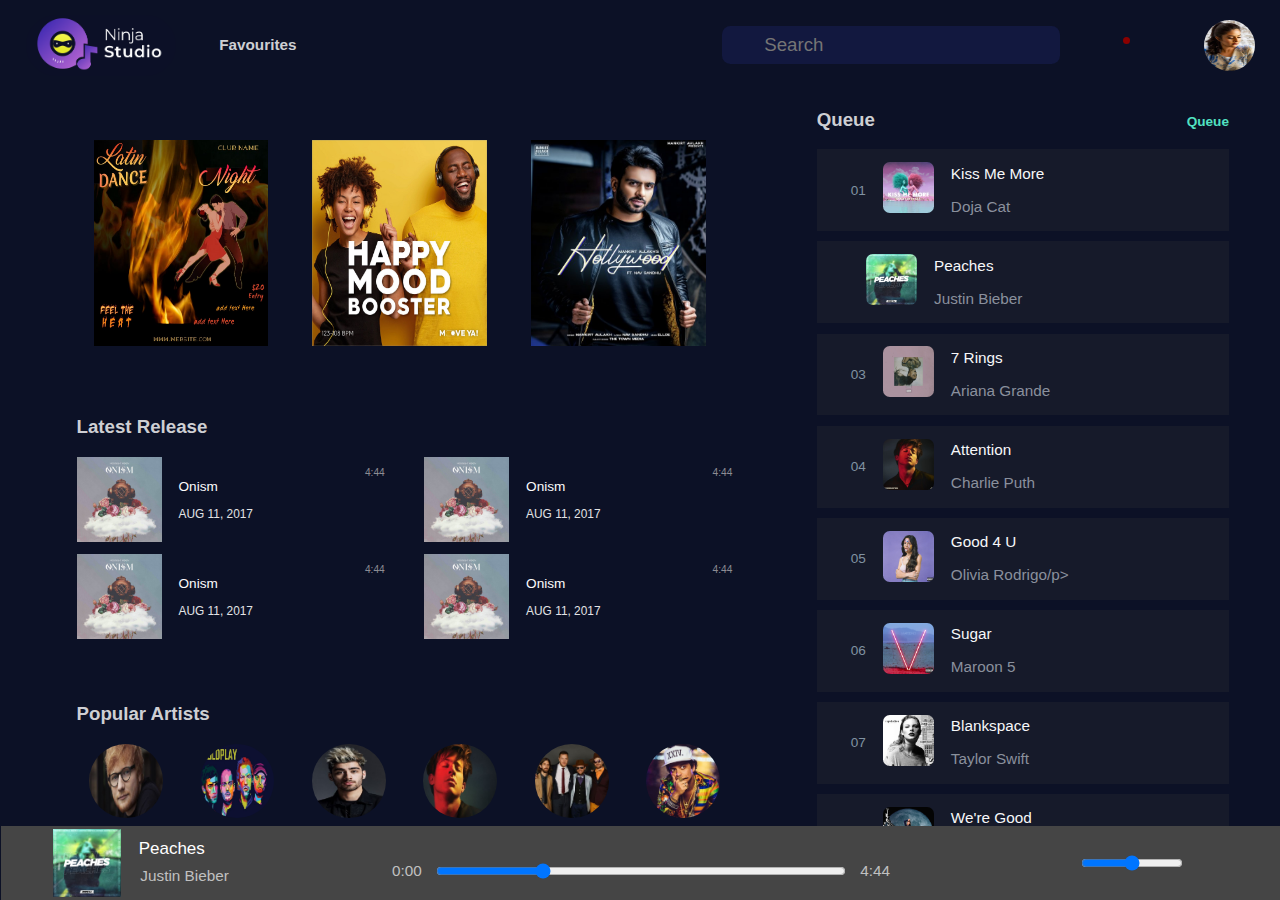
<file: index.html>
<!DOCTYPE html>
<html>

<head>
    <title>Ninja Studio - Music Player</title>
    <meta content="" name="Ninja Studio's Music Player is a modern, classic and easy to use Web Music Player with interactive UI" />
    <meta name="description" content="Ninja Studio's Music Player is a modern, classic and easy to use Web Music Player with interactive UI" />
    <meta name="keywords" content="Ninja, Studio, NinjaStudio, Music, Player" />
	
    <meta property="og:title" content="Ninja Studio - Music Player" />
    <meta property="og:description" content="Ninja Studio's Music Player is a modern, classic and easy to use Web Music Player with interactive UI" />
    <meta property="og:locale" content="en_IN" />
    <meta
      property="og:image"
      content="/logo.png"
    />
	
    <meta name="twitter:title" content="Ninja Studio - Music Player" />
    <meta name="twitter:description" content="Ninja Studio's Music Player is a modern, classic and easy to use Web Music Player with interactive UI" />
    <meta
      name="twitter:image"
      content="/logo.png"
    />

    <meta charset="UTF-8">
    <!-- set viewport meta property -->
    <meta name="viewport" content="Width=device-width, initial-scale=1.0">

    <!-- linking the css file -->
    <link rel="stylesheet" href="assets/css/style.css">

    <!-- use the below to use font-awesome icons -->
    <link rel="stylesheet" href="https://use.fontawesome.com/releases/v5.15.3/css/all.css" integrity="sha384-SZXxX4whJ79/gErwcOYf+zWLeJdY/qpuqC4cAa9rOGUstPomtqpuNWT9wdPEn2fk" crossorigin="anonymous">
</head>

<body>
    <div class="main-container">
        <header class="header">
            <div class="logo">
                <img src="logo.png" />
                <p class="fav">Favourites</p>
            </div>
            <div class="searchbox-container">
                <div class="search-box">
                    <i class="fas fa-search"></i>
                    <input type="text" placeholder="Search" />
                    <i class="fas fa-microphone"></i>
                </div>
                

                <i class="fas bell fa-bell"></i>
<div class="red-dot">
               </div>
                <img class="profile-photo" src="assets/images/profilepic.jpg" />
            </div>
        </header>

        <div class="for-responsiveness">
            <main>
               <div class="carousel">
                <div class="main-image" >
                    <img src="assets/carousel/img11.jpg">
                </div>
                <div class="main-image" >
                    <img src="assets/carousel/img12.jpg">
                </div>
                <div class="main-image">
                    <img src="assets/carousel/img13.jpg">
                </div>
                
            </div>

                <div id="queue-1" class="queue-container">
                    <div class="queue-header">
                       <p>Queue</p>
                        <div class="queue-btn-container">

                            <!-- here label is acting as a button for dropdown effect -->
                            <label for="mycheckbox"> Queue <span><i class="fas fa-angle-down"></i></span></label>
                            <input type="checkbox" id="mycheckbox">
                            <div class="queue-btn-dropdown">
                                <a href="">Playlists</a>
                                <hr>
                                <a href="">Favourite Songs</a>
                            </div>
                        </div>
                    </div>

                    <div class="queue-elements-container">
                        <div class="queue-element">
                            <div class="song-image-container">
                                <p class="queue-number">01</p>
                                <div class="image-container">
                                    <img class="queue-song-img" src="assets/queue/kissmemore.jpg" />
                                    <i class="fas play-btn fa-play"></i>
                                </div>
                                <div class="song-and-artist-container">
                                    <p class="queue-song-name">Kiss Me More</p>
                                    <p class="queue-artist-name">Doja Cat</p>
                                </div>
                            </div>

                            <span class="nav-link">
                                <button><i class="far wishlist-icon fa-heart"></i></button>
                            </span>
                        </div>
                        <div class="queue-element">
                            <div class="song-image-container">
                                <i class="fas currently-on-song fa-stream"></i>
                                
                                <!-- <img src="assets/css/Free_Download_Cool_Audio_Reacting_Spectrum_After_Effects_CC.mp4"> -->
                                <div class="image-container">

                                    <img class="queue-song-img" src="assets/queue/peaches.jpg" />
                                
                                    <i class="fas play-btn fa-play"></i>
                                </div>
                                <div class="song-and-artist-container">
                                    <p class="queue-song-name">Peaches</p>
                                    <p class="queue-artist-name">Justin Bieber</p>
                                </div>
                            </div>

                            <span class="nav-link">
                                <button><i class="far wishlist-icon fa-heart"></i></button>
                            </span>
                        </div>
                        <div class="queue-element">
                            <div class="song-image-container">
                                <p class="queue-number">03</p>
                                <div class="image-container">
                                    <img class="queue-song-img" src="assets/queue/7rings.jpg" />
                                    <i class="fas play-btn fa-play"></i>
                                </div>
                                <div class="song-and-artist-container">
                                    <p class="queue-song-name">7 Rings</p>
                                    <p class="queue-artist-name">Ariana Grande</p>
                                </div>
                            </div>

                            <span class="nav-link">
                                <button><i class="far wishlist-icon fa-heart"></i></button>
                            </span>
                        </div>
                        <div class="queue-element">
                            <div class="song-image-container">
                                <p class="queue-number">04</p>
                                <div class="image-container">
                                    <img class="queue-song-img" src="assets/queue/attention.jpg" />
                                    <i class="fas play-btn fa-play"></i>
                                </div>
                                <div class="song-and-artist-container">
                                    <p class="queue-song-name">Attention</p>
                                    <p class="queue-artist-name">Charlie Puth</p>
                                </div>
                            </div>

                            <span class="nav-link">
                                <button><i class="far wishlist-icon fa-heart"></i></button>
                            </span>
                        </div>
                        <div class="queue-element">
                            <div class="song-image-container">
                                <p class="queue-number">05</p>
                                <div class="image-container">
                                    <img class="queue-song-img" src="assets/queue/good4u.jpg" />
                                    <i class="fas play-btn fa-play"></i>
                                </div>
                                <div class="song-and-artist-container">
                                    <p class="queue-song-name">Good 4 U</p>
                                    <p class="queue-artist-name">Olivia Rodrigo/p>
                                </div>
                            </div>

                            <span class="nav-link">
                                <button><i class="far wishlist-icon fa-heart"></i></button>
                            </span>
                        </div>
                        <div class="queue-element">
                            <div class="song-image-container">
                                <p class="queue-number">06</p>
                                <div class="image-container">
                                    <img class="queue-song-img" src="assets/queue/sugar.jpg" />
                                    <i class="fas play-btn fa-play"></i>
                                </div>
                                <div class="song-and-artist-container">
                                    <p class="queue-song-name">Sugar</p>
                                    <p class="queue-artist-name">Maroon 5</p>
                                </div>
                            </div>

                            <span class="nav-link">
                                <button><i class="far wishlist-icon fa-heart"></i></button>
                            </span>
                        </div>
                        <div class="queue-element">
                            <div class="song-image-container">
                                <p class="queue-number">07</p>
                                <div class="image-container">
                                    <img class="queue-song-img" src="assets/queue/taylorswift.jpg" />
                                    <i class="fas play-btn fa-play"></i>
                                </div>
                                <div class="song-and-artist-container">
                                    <p class="queue-song-name">Blankspace</p>
                                    <p class="queue-artist-name">Taylor Swift</p>
                                </div>
                            </div>

                            <span class="nav-link">
                                <button><i class="far wishlist-icon fa-heart"></i></button>
                            </span>
                        </div>
                        <div class="queue-element">
                            <div class="song-image-container">
                                <p class="queue-number">08</p>
                                <div class="image-container">
                                    <img class="queue-song-img" src="assets/queue/we'regood.jpg" />
                                    <i class="fas play-btn fa-play"></i>
                                </div>
                                <div class="song-and-artist-container">
                                    <p class="queue-song-name">We're Good</p>
                                    <p class="queue-artist-name">Dua Lipa</p>
                                </div>
                            </div>

                            <span class="nav-link">
                                <button><i class="far wishlist-icon fa-heart"></i></button>
                            </span>
                        </div>
                        <div class="queue-element">
                            <div class="song-image-container">
                                <p class="queue-number">09</p>
                                <div class="image-container">
                                    <img class="queue-song-img" src="assets/queue/shapeofyou.jpg" />
                                    <i class="fas play-btn fa-play"></i>
                                </div>
                                <div class="song-and-artist-container">
                                    <p class="queue-song-name">Shape Of You</p>
                                    <p class="queue-artist-name">Ed Sheeran</p>
                                </div>
                            </div>

                            <span class="nav-link">
                                <button><i class="far wishlist-icon fa-heart"></i></button>
                            </span>
                        </div>
                        <div class="queue-element">
                            <div class="song-image-container">
                                <p class="queue-number">10</p>
                                <div class="image-container">
                                    <img class="queue-song-img" src="assets/queue/cheapthrills.jpg" />
                                    <i class="fas play-btn fa-play"></i>
                                </div>
                                <div class="song-and-artist-container">
                                    <p class="queue-song-name">Cheap Thrills</p>
                                    <p class="queue-artist-name">Sia</p>
                                </div>
                            </div>

                            <span class="nav-link">
                                <button><i class="far wishlist-icon fa-heart"></i></button>
                            </span>
                        </div>
                        <div class="queue-element">
                            <div class="song-image-container">
                                <p class="queue-number">11</p>
                                <div class="image-container">
                                    <img class="queue-song-img" src="assets/queue/roar.jpg" />
                                    <i class="fas play-btn fa-play"></i>
                                </div>
                                <div class="song-and-artist-container">
                                    <p class="queue-song-name">Roar</p>
                                    <p class="queue-artist-name">Katy Perry</p>
                                </div>
                            </div>

                            <span class="nav-link">
                                <button><i class="far wishlist-icon fa-heart"></i></button>
                            </span>
                        </div>
                        <div class="queue-element">
                            <div class="song-image-container">
                                <p class="queue-number">12</p>
                                <div class="image-container">
                                    <img class="queue-song-img" src="assets/queue/starboy.jpg" />
                                    <i class="fas play-btn fa-play"></i>
                                </div>
                                <div class="song-and-artist-container">
                                    <p class="queue-song-name">Starboy</p>
                                    <p class="queue-artist-name">The Weeknd</p>
                                </div>
                            </div>

                            <span class="nav-link">
                                <button><i class="far wishlist-icon fa-heart"></i></button>
                            </span>
                        </div>
                    </div>
                </div>

                <div class="latest-release-container">
                    <div class="latest-release-header">
                        <p>Latest Release</p>
                    </div>
                    <div class="latest-release-cards-container">
                        <div class="latest-release-card">
                            <div class="song-name-and-img-container">
                                <div class="latest-release-img-container">
                                    <label for="play-btn-checkbox1"><i class="fas latest-release-play-btn fa-play play-1"></i><i class="latest-release-pause-btn fas fa-pause pause-1"></i></label>
                                </div>
                                <div>
                                    <p class="song-name">Onism</p>
                                    <p class="date">AUG 11, 2017</p>
                                </div>
                            </div>

                            <div class="latest-release-dropdown-container">
                                <label for="latest-release-checkbox1"><i class="fas more-details fa-ellipsis-h"></i></label>
                                <input type="checkbox" id="latest-release-checkbox1">
                                <div class="latest-release-dropdown">

                                    <div class="links-container">
                                        <i class="fas fa-play"></i>
                                        <a href="">Play Now</a>
                                    </div>

                                    <hr>

                                    <div class="links-container">
                                        <i class="fas fa-plus"></i>
                                        <a href="">Add To Queue</a>
                                    </div>

                                    <hr>

                                    <div class="links-container">
                                        <i class="fas fa-bars"></i>
                                        <a href="">Add To Favourites</a>
                                    </div>

                                    <hr>

                                    <div class="links-container">
                                        <i class="fas fa-exclamation-circle"></i>
                                        <a href=""><span></span>Get Info</a>
                                    </div>

                                </div>
                                <p class="time">4:44</p>
                            </div>

                        </div>
                        <div class="latest-release-card">
                            <div class="song-name-and-img-container">
                                <div class="latest-release-img-container">
                                    <label for="play-btn-checkbox2"><i class="fas latest-release-play-btn fa-play play-2"></i><i class="latest-release-pause-btn fas fa-pause pause-2"></i></label>
                                </div>
                                <div>
                                    <p class="song-name">Onism</p>
                                    <p class="date">AUG 11, 2017</p>
                                </div>
                            </div>

                            <div class="latest-release-dropdown-container">
                                <label for="latest-release-checkbox2"><i class="fas more-details fa-ellipsis-h"></i></label>
                                <input type="checkbox" id="latest-release-checkbox2">
                                <div class="latest-release-dropdown">

                                    <div class="links-container">
                                        <i class="fas fa-play"></i>
                                        <a href="">Play Now</a>
                                    </div>

                                    <hr>

                                    <div class="links-container">
                                        <i class="fas fa-plus"></i>
                                        <a href="">Add To Queue</a>
                                    </div>

                                    <hr>

                                    <div class="links-container">
                                        <i class="fas fa-bars"></i>
                                        <a href="">Add To Favourites</a>
                                    </div>

                                    <hr>

                                    <div class="links-container">
                                        <i class="fas fa-exclamation-circle"></i>
                                        <a href=""><span></span>Get Info</a>
                                    </div>

                                </div>
                                <p class="time">4:44</p>
                            </div>

                        </div>
                    </div>
                    <div class="latest-release-cards-container">
                        <div class="latest-release-card">
                            <div class="song-name-and-img-container">
                                <div class="latest-release-img-container">
                                    <label for="play-btn-checkbox3"><i class="fas latest-release-play-btn fa-play play-3"></i><i class="latest-release-pause-btn fas fa-pause pause-3"></i></label>
                                </div>
                                <div>
                                    <p class="song-name">Onism</p>
                                    <p class="date">AUG 11, 2017</p>
                                </div>
                            </div>

                            <div class="latest-release-dropdown-container">
                                <label for="latest-release-checkbox3"><i class="fas more-details fa-ellipsis-h"></i></label>
                                <input type="checkbox" id="latest-release-checkbox3">
                                <div class="latest-release-dropdown">

                                    <div class="links-container">
                                        <i class="fas fa-play"></i>
                                        <a href="">Play Now</a>
                                    </div>

                                    <hr>

                                    <div class="links-container">
                                        <i class="fas fa-plus"></i>
                                        <a href="">Add To Queue</a>
                                    </div>

                                    <hr>

                                    <div class="links-container">
                                        <i class="fas fa-bars"></i>
                                        <a href="">Add To Favourites</a>
                                    </div>

                                    <hr>

                                    <div class="links-container">
                                        <i class="fas fa-exclamation-circle"></i>
                                        <a href=""><span></span>Get Info</a>
                                    </div>

                                </div>
                                <p class="time">4:44</p>
                            </div>

                        </div>
                        <div class="latest-release-card">
                            <div class="song-name-and-img-container">
                                <div class="latest-release-img-container">
                                    <label for="play-btn-checkbox4"><i class="fas latest-release-play-btn fa-play play-4"></i><i class="latest-release-pause-btn fas fa-pause pause-4"></i></label>
                                </div>
                                <div>
                                    <p class="song-name">Onism</p>
                                    <p class="date">AUG 11, 2017</p>
                                </div>
                            </div>

                            <div class="latest-release-dropdown-container">
                                <label for="latest-release-checkbox4"><i class="fas more-details fa-ellipsis-h"></i></label>
                                <input type="checkbox" id="latest-release-checkbox4">
                                <div class="latest-release-dropdown">

                                    <div class="links-container">
                                        <i class="fas fa-play"></i>
                                        <a href="">Play Now</a>
                                    </div>

                                    <hr>

                                    <div class="links-container">
                                        <i class="fas fa-plus"></i>
                                        <a href="">Add To Queue</a>
                                    </div>

                                    <hr>

                                    <div class="links-container">
                                        <i class="fas fa-bars"></i>
                                        <a href="">Add To Favourites</a>
                                    </div>

                                    <hr>

                                    <div class="links-container">
                                        <i class="fas fa-exclamation-circle"></i>
                                        <a href=""><span></span>Get Info</a>
                                    </div>

                                </div>
                                <p class="time">4:44</p>
                            </div>

                        </div>
                    </div>
                </div>

                <div class="popular-artists-container">
                    <div class="popular-artists-header">
                        <p>Popular Artists</p>
                    </div>
                    <div class="popular-artists-img-container">
                        <div class="popular-artists-1-container">
                            <div class="popular-artists-img1-container">
                                <div class="popular-artists">
                                    <a href="index2.html"><i class="fas popular-artists-play-btn fa-play"></i></a>
                                </div>
                            </div>

                            <p>Ed Sheeran</p>
                        </div>
                        <div class="popular-artists-1-container">
                            <div class="popular-artists-img1-container">
                                <div class="popular-artists popular-artists-2">
                                    <a href="index2.html"><i class="fas popular-artists-play-btn fa-play"></i></a>
                                </div>
                            </div>

                            <p>ColdPlay</p>
                        </div>
                        <div class="popular-artists-1-container">
                            <div class="popular-artists-img1-container">
                                <div class="popular-artists popular-artists-3">
                                    <a href="index2.html"><i class="fas popular-artists-play-btn fa-play"></i></a>
                                </div>
                            </div>

                            <p>Zayn</p>
                        </div>
                        <div class="popular-artists-1-container">
                            <div class="popular-artists-img1-container">
                                <div class="popular-artists popular-artists-4">
                                    <a href="index2.html"><i class="fas popular-artists-play-btn fa-play"></i></a>
                                </div>
                            </div>

                            <p>Charlie Puth</p>
                        </div>
                        <div class="popular-artists-1-container">
                            <div class="popular-artists-img1-container">
                                <div class="popular-artists popular-artists-5">
                                    <a href="index2.html"><i class="fas popular-artists-play-btn fa-play"></i></a>
                                </div>
                            </div>

                            <p>Imagine Dragon</p>
                        </div>
                        <div class="popular-artists-1-container">
                            <div class="popular-artists-img1-container">
                                <div class="popular-artists popular-artists-6">
                                    <a href="index2.html"><i class="fas popular-artists-play-btn fa-play"></i></a>
                                </div>
                            </div>

                            <p>Bruno Mars</p>
                        </div>
                    </div>
                </div>

                <div class="stations-container">
                    <div class="stations-logo-container">
                        <div class="stations-logo-img-container">

                        </div>
                    </div>

                    <div class="stations-img-container">
                        <div class="stations-img">
                            <!-- <div class="station-1"> -->
                            <div class="img-1">

                            </div>
                            <!-- <p>Love</p>
                  </div> -->
                        </div>
                        <p class="stations-para">Love</p>
                    </div>

                    <div class="stations-img-container">
                        <div class="stations-img">
                            <!-- <div class="station-1"> -->
                            <div class="img-1 img-2">

                            </div>
                            <!-- <p>Love</p>
                  </div> -->
                        </div>
                        <p class="stations-para">Retro</p>
                    </div>

                    <div class="stations-img-container">
                        <div class="stations-img">
                            <!-- <div class="station-1"> -->
                            <div class="img-1 img-3">

                            </div>
                            <!-- <p>Love</p>
              </div> -->
                        </div>
                        <p class="stations-para">Chill</p>
                    </div>

                    <div class="stations-img-container">
                        <div class="stations-img">
                            <!-- <div class="station-1"> -->
                            <div class="img-1 img-4">

                            </div>
                            <!-- <p>Love</p>
              </div> -->
                        </div>
                        <p class="stations-para">Workout</p>
                    </div>

                    <div class="stations-img-container">
                        <div class="stations-img">
                            <!-- <div class="station-1"> -->
                            <div class="img-1 img-5">

                            </div>
                            <!-- <p>Love</p> -->
                            <!-- </div> -->
                        </div>
                        <p class="stations-para">Rock</p>
                    </div>

                    <div class="stations-img-container">
                        <div class="stations-img">
                            <!-- <div class="station-1"> -->
                            <div class="img-1 img-6">

                            </div>
                            <!-- <p>Love</p>
              </div> -->
                        </div>
                        <p class="stations-para">Pop</p>
                    </div>
                </div>

                <div class="genre-container">
                    <div class="genre-img-container">
                        <p>Party</p>
                    </div>

                    <div class="genre-img-container genre-img-2">
                        <p>Electronic</p>
                    </div>

                    <div class="genre-img-container genre-img-3">
                        <p>Road Trip</p>
                    </div>
                </div>

                <div class="latest-english-container">
                    <div class="latest-english-header">
                        <p>Latest English</p>
                    </div>

                    <div class="latest-english-content">
                        <div class="latest-english-card-container">
                            <img src="songs/queue-04.jpg" />
                            <p>Onism</p>
                            <p>AUG 11, 2017</p>
                        </div>
                        <div class="latest-english-card-container">
                            <img src="songs/queue-05.jpg" />
                            <p>Onism</p>
                            <p>AUG 11, 2017</p>
                        </div>
                        <div class="latest-english-card-container">
                            <img src="songs/queue-02.jpg" />
                            <p>Onism</p>
                            <p>AUG 11, 2017</p>
                        </div>
                        <div class="latest-english-card-container">
                            <img src="songs/queue-03.png" />
                            <p>Onism</p>
                            <p>AUG 11, 2017</p>
                        </div>
                        <div class="latest-english-card-container">
                            <img src="songs/queue-04.jpg" />
                            <p>Onism</p>
                            <p>AUG 11, 2017</p>
                        </div>
                        <div class="latest-english-card-container">
                            <img src="songs/queue-03.png" />
                            <p>Onism</p>
                            <p>AUG 11, 2017</p>
                        </div>
                    </div>
                </div>
                <!-- Latest English Container -->
                <div class="latest-english-container">
                    <div class="latest-english-header">
                        <p>Latest Hindi</p>
                    </div>

                    <div class="latest-english-content">
                        <div class="latest-english-card-container">
                            <img src="songs/queue-04.jpg" />
                            <p>Onism</p>
                            <p>AUG 11, 2017</p>
                        </div>
                        <div class="latest-english-card-container">
                            <img src="songs/queue-05.jpg" />
                            <p>Onism</p>
                            <p>AUG 11, 2017</p>
                        </div>
                        <div class="latest-english-card-container">
                            <img src="songs/queue-02.jpg" />
                            <p>Onism</p>
                            <p>AUG 11, 2017</p>
                        </div>
                        <div class="latest-english-card-container">
                            <img src="songs/queue-03.png" />
                            <p>Onism</p>
                            <p>AUG 11, 2017</p>
                        </div>
                        <div class="latest-english-card-container">
                            <img src="songs/queue-04.jpg" />
                            <p>Onism</p>
                            <p>AUG 11, 2017</p>
                        </div>
                        <div class="latest-english-card-container">
                            <img src="songs/queue-03.png" />
                            <p>Onism</p>
                            <p>AUG 11, 2017</p>
                        </div>
                    </div>
                </div>
            </main>

            <div id="queue-2" class="queue-container">
                <div class="queue-header">
                    <p>Queue</p>
                    <div class="queue-btn-container">

                        <!-- here label is acting as a button for dropdown effect -->
                        <label for="mycheckbox">Queue <span><i class="fas fa-angle-down"></i></span></label>
                        <input type="checkbox" id="mycheckbox">
                        <div class="queue-btn-dropdown">
                            <a href="">Playlists</a>
                            <hr>
                            <a href="">Favourite Songs</a>
                        </div>
                    </div>
                </div>

                <div class="queue-elements-container">
                    <div class="queue-element">
                        <div class="song-image-container">
                            <p class="queue-number">01</p>
                            <div class="image-container">
                                <img class="queue-song-img" src="assets/queue/kissmemore.jpg" />
                                <i class="fas play-btn fa-play"></i>
                            </div>
                            <div class="song-and-artist-container">
                                <p class="queue-song-name">Kiss Me More</p>
                                <p class="queue-artist-name">Doja Cat</p>
                            </div>
                        </div>
                        <span class="nav-link">
                            <button><button><i class="far wishlist-icon fa-heart"></i></button></button>                        
                        </span>
                    </div>
                    <div class="queue-element">
                        <div class="song-image-container">
                            <i class="fas currently-on-song fa-stream"></i>
                            <div class="image-container">
                                
                                <img class="queue-song-img" src="assets/queue/peaches.jpg" />
                                <i class="fas play-btn fa-play"></i>
                            </div>
                            <div class="song-and-artist-container">
                                <p class="queue-song-name">Peaches</p>
                                <p class="queue-artist-name">Justin Bieber</p>
                            </div>
                        </div>
                        <span class="nav-link">
                            <button><i class="far wishlist-icon fa-heart"></i></button>
                        </span>
                    </div>
                    <div class="queue-element">
                        <div class="song-image-container">
                            <p class="queue-number">03</p>
                            <div class="image-container">
                                <img class="queue-song-img" src="assets/queue/7rings.jpg" />
                                <i class="fas play-btn fa-play"></i>
                            </div>
                            <div class="song-and-artist-container">
                                <p class="queue-song-name">7 Rings</p>
                                <p class="queue-artist-name">Ariana Grande</p>
                            </div>
                        </div>
                        <span class="nav-link">
                            <button><i class="far wishlist-icon fa-heart"></i></button>
                        </span>
                    </div>
                    <div class="queue-element">
                        <div class="song-image-container">
                            <p class="queue-number">04</p>
                            <div class="image-container">
                                <img class="queue-song-img" src="assets/queue/attention.jpg" />
                                <i class="fas play-btn fa-play"></i>
                            </div>
                            <div class="song-and-artist-container">
                                <p class="queue-song-name">Attention</p>
                                <p class="queue-artist-name">Charlie Puth</p>
                            </div>
                        </div>
                        <span class="nav-link">
                            <button><i class="far wishlist-icon fa-heart"></i></button>
                        </span>

                    </div>
                    <div class="queue-element">
                        <div class="song-image-container">
                            <p class="queue-number">05</p>
                            <div class="image-container">
                                <img class="queue-song-img" src="assets/queue/good4u.jpg" />
                                <i class="fas play-btn fa-play"></i>
                            </div>
                            <div class="song-and-artist-container">
                                <p class="queue-song-name">Good 4 U</p>
                                <p class="queue-artist-name">Olivia Rodrigo/p>
                            </div>
                        </div>
                        <span class="nav-link">
                            <button><i class="far wishlist-icon fa-heart"></i></button>
                        </span>
                    </div>
                    <div class="queue-element">
                        <div class="song-image-container">
                            <p class="queue-number">06</p>
                            <div class="image-container">
                                <img class="queue-song-img" src="assets/queue/sugar.jpg" />
                                <i class="fas play-btn fa-play"></i>
                            </div>
                            <div class="song-and-artist-container">
                                <p class="queue-song-name">Sugar</p>
                                <p class="queue-artist-name">Maroon 5</p>
                            </div>
                        </div>
                        <span class="nav-link">
                            <button><i class="far wishlist-icon fa-heart"></i></button>
                        </span>
                    </div>
                    <div class="queue-element">
                        <div class="song-image-container">
                            <p class="queue-number">07</p>
                            <div class="image-container">
                                <img class="queue-song-img" src="assets/queue/taylorswift.jpg" />
                                <i class="fas play-btn fa-play"></i>
                            </div>
                            <div class="song-and-artist-container">
                                <p class="queue-song-name">Blankspace</p>
                                <p class="queue-artist-name">Taylor Swift</p>
                            </div>
                        </div>
                        <span class="nav-link">
                            <button><i class="far wishlist-icon fa-heart"></i></button>
                        </span>
                    </div>
                    <div class="queue-element">
                        <div class="song-image-container">
                            <p class="queue-number">08</p>
                            <div class="image-container">
                                <img class="queue-song-img" src="assets/queue/we'regood.jpg" />
                                <i class="fas play-btn fa-play"></i>
                            </div>
                            <div class="song-and-artist-container">
                                <p class="queue-song-name">We're Good</p>
                                <p class="queue-artist-name">Dua Lipa</p>
                            </div>
                        </div>
                        <span class="nav-link">
                            <button><i class="far wishlist-icon fa-heart"></i></button>
                        </span>
                    </div>
                    <div class="queue-element">
                        <div class="song-image-container">
                            <p class="queue-number">09</p>
                            <div class="image-container">
                                <img class="queue-song-img" src="assets/queue/shapeofyou.jpg" />
                                <i class="fas play-btn fa-play"></i>
                            </div>
                            <div class="song-and-artist-container">
                                <p class="queue-song-name">Shape Of You</p>
                                <p class="queue-artist-name">Ed Sheeran</p>
                            </div>
                        </div>
                        <span class="nav-link">
                            <button><i class="far wishlist-icon fa-heart"></i></button>
                        </span>
                    </div>
                    <div class="queue-element">
                        <div class="song-image-container">
                            <p class="queue-number">10</p>
                            <div class="image-container">
                                <img class="queue-song-img" src="assets/queue/cheapthrills.jpg" />
                                <i class="fas play-btn fa-play"></i>
                            </div>
                            <div class="song-and-artist-container">
                                <p class="queue-song-name">Cheap Thrills</p>
                                <p class="queue-artist-name">Sia</p>
                            </div>
                        </div>
                        <span class="nav-link">
                            <button><i class="far wishlist-icon fa-heart"></i></button>
                        </span>
                    </div>
                    <div class="queue-element">
                        <div class="song-image-container">
                            <p class="queue-number">11</p>
                            <div class="image-container">
                                <img class="queue-song-img" src="assets/queue/roar.jpg" />
                                <i class="fas play-btn fa-play"></i>
                            </div>
                            <div class="song-and-artist-container">
                                <p class="queue-song-name">Roar</p>
                                <p class="queue-artist-name">Katy Perry</p>
                            </div>
                        </div>
                        <span class="nav-link">
                            <button><i class="far wishlist-icon fa-heart"></i></button>
                        </span>
                    </div>
                    <div class="queue-element">
                        <div class="song-image-container">
                            <p class="queue-number">12</p>
                            <div class="image-container">
                                <img class="queue-song-img" src="assets/queue/starboy.jpg" />
                                <i class="fas play-btn fa-play"></i>
                            </div>
                            <div class="song-and-artist-container">
                                <p class="queue-song-name">Starboy</p>
                                <p class="queue-artist-name">The Weeknd</p>
                            </div>
                        </div>
                        <span class="nav-link">
                            <button><i class="far wishlist-icon fa-heart"></i></button>
                        </span>
                    </div>
                </div>
            </div>
        <footer>
            <!-- Song Thumnail, Title, Singer -->
            <div id="footer-song-info">
                <div id="footer-song-image"></div>
                <div id="footer-song-name">
                    <span style="color:white">Peaches</span>
                    <span class="subtitle">Justin Bieber</span>
                </div>
                <div>
                    <span class="nav-link">
	                    <i class="far fa-heart subtitle"></i>
	                </span>
                    <span class="nav-link">
	                    <i class="fas fa-ban subtitle"></i>
	                </span>
                </div>
            </div>

            <!-- Contains Player Controls: Play, Pause, Next, Previous, Shuffle and Repeat with Slider -->
            <div id="player">

                <div id="player-control">
                    <div><i class="fas fa-random" style="color:white;"></i></div>
                    <div><i class="fas fa-step-backward" style="color:white;"></i></div>
                    <div><i class="far fa-pause-circle" style="font-size: 2rem; color:white;"></i></div>
                    <div><i class="fas fa-step-forward" style="color:white;"></i></div>
                    <div><i class="fas fa-redo" style="color:white;"></i></div>
                </div>

                <div id="player-slider-container">
                    <div class="subtitle">
                        0:00
                    </div>

                    <input type="range" min="0" max="100" value="25">

                    <div class="subtitle">
                        4:44
                    </div>
                </div>
            </div>

            <!-- Volume buttom, Expand button -->
            <div class="player-extras">
                <div>
                    <i class="fas fa-list-ul" style="color:white;"></i>
                </div>
                <div>
                    <i class="fas fa-laptop" style="color:white;"></i>
                </div>

                <div class="volume-container" style="color:white;">
                    <span><i class="fas fa-volume-up"></i></span>
                    <input type="range" min="0" max="100" value="50" class="slider" id="volume-slider">
                </div>
                <div><i class="fas fa-expand" style="color:white;"></i></div>
            </div>

        </footer>
    </div>
</body>

</html>
</file>
<file: assets/css/style.css>
/* set size of root element */

html {
    font-size: 7px;
}


/* set border-box style for all elements of webpage */

* {
    box-sizing: border-box;
    font-family: Arial, Helvetica, sans-serif;
}


/* set margin of body element as 0 (because there is some margin by default) */

body {
    margin: 0;
}

.main-container {
    height: 100vh;
    background-color: #0C1126;
    overflow-y: auto;
}


/* header */

.header {
    height: 10vh;
    padding: 1.5rem;
    display: flex;
    justify-content: space-between;
    align-items: center;
}

.logo {
    display: flex;
    justify-content: flex-start;
    align-items: center;
    width: 18%;
}

.logo img {
    width: auto;
    height: 61px;
    border-radius: 2.5rem;
    margin-right: 0.8rem;
    max-height: 6rem;
    max-width: 18rem;
}

.fav {
    color: #CECFD3;
    font-size: 0.9rem;
    font-weight: 600;
    margin-left: 30px;
}

.searchbox-container {
    display: flex;
    justify-content: flex-end;
    align-items: center;
    width: 55%;
}

.search-box {
    padding: 0.5rem;
    padding-left: 0.5rem;
    padding-right: 0.5rem;
    background-color: #12183F;
    border-radius: 0.5rem;
    display: flex;
    align-items: center;
    justify-content: space-between;
    width: 50%;
    margin-right: 4rem;
}

.search-box input {
    font-size: 1.1rem;
    padding: 0.6rem;
    padding-left: 0.1rem;
    background-color: transparent;
    width: 80%;
    height: 0.7rem;
    border: 0;
    margin-left: 0.3rem;
    margin-right: 0.3rem;
    color: white;
}

.search-box input:focus {
    outline: none;
}

.search-box i {
    color: white;
    /* font-size: 2rem; */
}

.profile-photo {
    width: 3rem;
    height: 3rem;
    border-radius: 1.5rem;
    margin-left: 0.8rem;
}

.bell {
    color: #E7E7E6;
    margin-right: 50px;
}
.red-dot{
    border-radius: 50%;
    background-color: darkred;
    width: 7px;
    height: 7px;
    margin-left: -55px;
    margin-right: 60px;
    margin-top: -10px;

}


/* content */

main {
    display: flex;
    flex-direction: column;
    justify-content: flex-start;
    align-items: center;
    height: 90vh;
    overflow-y: auto;
    padding: 1.5rem;
    padding-top: 1rem;
    padding-bottom: 0rem;
}


.nav-link a{
    padding: 8px 8px 8px 32px;
    text-decoration: none;
    font-size: 13px;
    color: #fff;
    display: block;
    transition: 0.3s;
}
.nav-link .active{
    color:#1dd65f;
}
.nav-text{
    padding-left: 18px;
}

.nav-link button {
    background: none;
    border: 0px;
    padding: 0px;
    font-size: 17px;
    line-height: 1;
    outline: none;
}

.nav-link button:hover {
    cursor: pointer;
}

.nav-link button:focus i {
    color:#1dd65f;
    -webkit-animation: nextarrow 1s infinite;
    -moz-animation: nextarrow 1s infinite;
    -o-animation: nextarrow 1s infinite;
    animation: nextarrow 1s infinite;
}

.nav-link:hover a span{
    padding-left: 30px;
    transition: all 0.5s ease;
    color:#1dd65f;
}
.nav-link:hover i{
    color:#1dd65f;
    -webkit-animation: nextarrow 1s infinite;
    -moz-animation: nextarrow 1s infinite;
    -o-animation: nextarrow 1s infinite;
    animation: nextarrow 1s infinite;
}
@keyframes nextarrow {
    0% {
      transform: scale(1, 1);
    }
    50% {
      transform: scale(1.5, 1.5);
    }
    100% {
      transform: scale(1, 1);
    }
}


/* carousel */

.carousel{
        width: 100%;
        display: flex;
        margin-top: 5%;
    }
/* css of the 3d carousel */
.main-image img{
    width: 80%;
    height: 80%;
    display: flex;
    justify-content: space-around;
    margin-left: 1rem;
    margin-right: 1rem;
    transition:height 0.2s;
    transition-timing-function: ease-in-out;

}
.main-image img:hover{
    height: 90%;
    width: 85%;
}
.carousel img {
    -webkit-transition: 400ms ease 100ms;
    -moz-transition: 400ms ease 100ms;
    transition: 400ms ease 100ms;
}

.carousel:hover img:not(:hover) {
/*    filter: blur(3px);*/
opacity: 0.3;

}
 
/* queue */

.queue-container {
    width: 95%;
    margin-bottom: 2rem;
}

#queue-2 {
    display: none;
}

.queue-header {
    color: #CECFD3;
    font-size: 1.1rem;
    font-weight: 700;
    width: 100%;
    display: flex;
    justify-content: space-between;
    align-items: center;
}


/* implementing the dropdown(on queue button click) via checbox */


/* hide the checkbox */

.queue-header input {
    display: none;
}

.queue-header label {
    font-size: 0.8rem;
    color: #51E2C2;
}

.queue-btn-container {
    position: relative;
}


/* set position of dropdown absolute to the label to appear over other elements , set height 0 and overflow hidden add transition effect */

.queue-btn-dropdown {
    position: absolute;
    height: 0;
    overflow: hidden;
    top: 1.5rem;
    left: -4rem;
    background-color: white;
    text-align: center;
    transition: all 0.2s linear;
}

.queue-btn-dropdown a {
    text-decoration: none;
    font-size: 0.8rem;
    color: black;
}


/* on clicking the label dropdown will appear, make height non zero */

#mycheckbox:checked~div {
    height: 4.7rem;
    padding: 0.3rem;
}

#mycheckbox2:checked~div {
    height: 4.7rem;
    padding: 0.3rem;
}


/* queue elements */

.queue-elements-container {
    width: 100%;
    display: flex;
    flex-direction: column;
    justify-content: flex-start;
    align-items: center;
}

.queue-element {
    margin-bottom: 0.6rem;
    width: 100%;
    background-color: #1e222e98;
    display: flex;
    justify-content: space-between;
    align-items: center;
    padding-left: 2rem;
    padding-right: 2rem;
}

.song-image-container {
    display: flex;
    align-items: center;
    justify-content: flex-start;
}

.queue-number {
    font-size: 0.8rem;
    color: #8092A1;
    margin-right: 1rem;
}

.image-container {
    position: relative;
}

.queue-song-img {
    width: 3rem;
    border-radius: 0.4rem;
    margin-right: 1rem;
}

.queue-song-img~i {
    transition: all 0.2s ease-in-out;
}

.queue-song-img~i:hover {
    opacity: 0.9;
    height: 1rem;
}

.queue-song-img:hover~i {
    opacity: 0.9;
    height: 1rem;
}

.play-btn {
    position: absolute;
    height: 0;
    overflow: hidden;
    color: white;
    top: 1rem;
    left: 1rem;
}

.queue-song-name {
    font-size: 0.9rem;
    color: #F6F7F9;
}

.queue-artist-name {
    font-size: 0.9rem;
    color: #8A909D;
}

.wishlist-icon {
    color: #92A6B3;
}

.currently-on-song {
    color: #21B6D9;
    transform: rotate(-90deg);
    margin-right: 0.9rem;
}


/* latest-release */

.latest-release-container {
    width: 100%;
    margin-bottom: 2rem;
    display: flex;
    flex-direction: column;
    justify-content: flex-start;
}

.latest-release-header {
    width: 100%;
}

.latest-release-header p {
    color: #CECFD3;
    font-size: 1.1rem;
    font-weight: 700;
}

.latest-release-cards-container {
    width: 100%;
    display: flex;
    justify-content: space-between;
    align-items: center;
    margin-bottom: 0.7rem;
}

.latest-release-card {
    display: flex;
    align-items: flex-start;
    justify-content: space-between;
    width: 47%;
}

.song-name-and-img-container {
    display: flex;
    justify-content: flex-start;
    align-items: center;
}

.latest-release-img-container {
    background-image: url(../../songs/latest-release-onism.jpg);
    background-size: cover;
    height: 5rem;
    width: 5rem;
    margin-right: 1rem;
    position: relative;
}

.latest-release-play-btn {
    position: absolute;
    height: 0;
    overflow: hidden;
    color: white;
    top: 2rem;
    left: 2rem;
}

.latest-release-pause-btn {
    position: absolute;
    height: 0;
    overflow: hidden;
    color: white;
    top: 2rem;
    left: 2rem;
}

.latest-release-img-container:hover .latest-release-play-btn {
    height: 1rem;
}


/* on clicking the play btns , make its height 0 (display none) */

#play-btn-checkbox1:checked~.for-responsiveness>main>.latest-release-container div:nth-child(even) div:first-child>.song-name-and-img-container>.latest-release-img-container>label>i.play-1,
#play-btn-checkbox2:checked~.for-responsiveness>main>.latest-release-container div:nth-child(even) div:last-child>.song-name-and-img-container>.latest-release-img-container>label>i.play-2,
#play-btn-checkbox3:checked~.for-responsiveness>main>.latest-release-container div:last-child div:first-child>.song-name-and-img-container>.latest-release-img-container>label>i.play-3,
#play-btn-checkbox4:checked~.for-responsiveness>main>.latest-release-container div:last-child div:last-child>.song-name-and-img-container>.latest-release-img-container>label>i.play-4 {
    height: 0;
    overflow: hidden;
}


/* on clicking the play btns, make the height of pause btn non zero */

#play-btn-checkbox1:checked~.for-responsiveness>main>.latest-release-container div:nth-child(even) div:first-child>.song-name-and-img-container>.latest-release-img-container>label>i.pause-1,
#play-btn-checkbox2:checked~.for-responsiveness>main>.latest-release-container div:nth-child(even) div:last-child>.song-name-and-img-container>.latest-release-img-container>label>i.pause-2,
#play-btn-checkbox3:checked~.for-responsiveness>main>.latest-release-container div:last-child div:first-child>.song-name-and-img-container>.latest-release-img-container>label>i.pause-3,
#play-btn-checkbox4:checked~.for-responsiveness>main>.latest-release-container div:last-child div:last-child>.song-name-and-img-container>.latest-release-img-container>label>i.pause-4 {
    height: 1rem;
}


/* on clicking the play btns , make its height 0 (display none) */

.song-name {
    color: #FCFCFD;
    font-size: 0.8rem;
}

.date {
    color: #E2E3E5;
    font-size: 0.7rem;
}

.more-details {
    color: #93A9B2;
    font-size: 0.8rem;
}

.time {
    color: #8D8C93;
    font-size: 0.6rem;
}

.latest-release-dropdown-container {
    position: relative;
}

.latest-release-dropdown {
    position: absolute;
    z-index: 2;
    height: 0;
    overflow: hidden;
    top: 1rem;
    left: -6.9rem;
    background-color: white;
    text-align: center;
    transition: all 0.2s linear;
}

.latest-release-dropdown a {
    text-decoration: none;
    font-size: 0.8rem;
    color: black;
}

#latest-release-checkbox1,
#latest-release-checkbox2,
#latest-release-checkbox3,
#latest-release-checkbox4 {
    display: none;
}

#latest-release-checkbox1:checked~div,
#latest-release-checkbox2:checked~div,
#latest-release-checkbox3:checked~div,
#latest-release-checkbox4:checked~div {
    height: 8rem;
    width: 8.7rem;
    padding: 0.3rem;
}

.links-container {
    display: flex;
    justify-content: flex-start;
    align-items: center;
}

.links-container i {
    color: #8D89AD;
    margin-right: 0.7rem;
}


/* popular artists */

.popular-artists-container {
    width: 100%;
    margin-bottom: 2rem;
    display: flex;
    flex-direction: column;
    justify-content: flex-start;
}

.popular-artists-header {
    width: 100%;
}

.popular-artists-header p {
    color: #CECFD3;
    font-size: 1.1rem;
    font-weight: 700;
}

.popular-artists-img-container {
    width: 100%;
    display: flex;
    justify-content: space-between;
    align-items: flex-start;
    margin-bottom: 0.7rem;
}

.popular-artists-1-container {
    display: flex;
    flex-direction: column;
    justify-content: flex-start;
    align-items: center;
    text-align: center;
    width: 15%;
}

.popular-artists-1-container p {
    color: white;
    font-size: 0.8rem;
}

.popular-artists-img1-container {
    width: 75%;
    position: relative;
    overflow: hidden;
}

.popular-artists-img1-container:before {
    content: "";
    display: block;
    padding-top: 100%;
}

.popular-artists {
    position: absolute;
    padding-top: 42%;
    top: 0;
    left: 0;
    right: 0;
    bottom: 0;
    background-image: url(../../songs/ed-sheeran.jpg);
    background-position: center;
    background-size: 100% 100%;
    background-size: cover;
    border-radius: 4rem;
    transition: all 0.2s ease-in-out;
}

.popular-artists-2 {
    background-image: url(../../songs/cold-play.jpg) !important;
}

.popular-artists-3 {
    background-image: url(../../songs/zayn.jpg) !important;
}

.popular-artists-4 {
    background-image: url(../../songs/charlie-puth.jpg) !important;
}

.popular-artists-5 {
    background-image: url(../../songs/imagine-dragon.jpg) !important;
}

.popular-artists-6 {
    background-image: url(../../songs/bruno-mars.jpg) !important;
}

.popular-artists>a {
    position: static;
    height: 0;
    display: none;
    overflow: hidden;
    color: white;
}

.popular-artists:hover>a {
    height: 4rem;
    display: inline;
}

.popular-artists:hover {
    opacity: 0.7;
    color: white;
}


/* stations */

.stations-container {
    width: 100%;
    background-color: #101743;
    display: flex;
    align-items: center;
    justify-content: space-around;
    margin-bottom: 4rem;
}

.stations-logo-container {
    width: 18%;
    position: relative;
    overflow: hidden;
}

.stations-logo-container:before {
    content: "";
    display: block;
    padding-top: 100%;
}

.stations-logo-img-container {
    position: absolute;
    width: 100%;
    top: 0;
    left: 0;
    right: 0;
    bottom: 0;
    background-image: url(../images/stations-img.png);
    background-size: 100% 100%;
    background-repeat: no-repeat;
    background-position: center;
    background-size: contain;
}

.stations-img-container {
    width: 12%;
    position: relative;
}

.stations-img {
    width: 100%;
    overflow: hidden;
    position: relative;
}

.stations-img:before {
    content: "";
    display: block;
    padding-top: 100%;
}

.img-1 {
    filter: blur(1.1px);
    position: absolute;
    top: 0;
    left: 0;
    right: 0;
    bottom: 0;
    background-image: url(../images/love.jpg);
    background-position: center;
    background-size: 100% 100%;
    background-size: cover;
    border-radius: 4rem;
}

.img-2 {
    background-image: url(../images/retro.png) !important;
}

.img-3 {
    background-image: url(../images/chill.jpg) !important;
}

.img-4 {
    background-image: url(../images/workout.jpg) !important;
}

.img-5 {
    background-image: url(../images/rock.jpg) !important;
}

.img-6 {
    background-image: url(../images/pop.jpg) !important;
}

.stations-para {
    font-weight: bold;
    text-align: center;
    position: absolute;
    color: white;
    top: 50%;
    margin-top: -5px;
    left: 0;
    right: 0;
    margin-left: auto;
    margin-right: auto;
    font-size: 0.9rem;
}


/* genre */

.genre-container {
    width: 100%;
    margin-bottom: 2rem;
    display: flex;
    align-items: center;
    justify-content: space-between;
}

.genre-img-container {
    width: 32%;
    height: 9rem;
    background-image: url(../images/party.jpg);
    background-repeat: no-repeat;
    background-position: center;
    background-size: 100% 100%;
    position: relative;
    overflow: hidden;
    display: flex;
    flex-direction: column;
    justify-content: center;
    align-items: center;
    transition: all 0.3s ease-in-out;
}

.genre-img-container:hover {
    background-size: 120% 120%;
}

.genre-img-container p {
    color: #FAFAFB;
    text-align: center;
    font-size: 1.3rem;
    position: absolute;
    left: 0;
    right: 0;
    margin-left: auto;
    margin-right: auto;
}

.genre-img-2 {
    background-image: url("../images/electronic.jpg");
}

.genre-img-3 {
    background-image: url("../images/road-trip.jpg");
}


/* latest-english */

.latest-english-container {
    width: 100%;
    margin-bottom: 2rem;
    display: flex;
    flex-direction: column;
    justify-content: flex-start;
}

.latest-english-header {
    width: 100%;
}

.latest-english-header p {
    color: #CECFD3;
    font-size: 1.1rem;
    font-weight: 700;
}

.latest-english-content {
    width: 100%;
    display: flex;
    justify-content: space-between;
    align-items: flex-start;
    margin-bottom: 0.7rem;
}

.latest-english-card-container {
    width: 14%;
    display: flex;
    flex-direction: column;
    justify-content: flex-start;
    align-items: flex-start;
}

.latest-english-card-container img {
    width: 100%;
}

.latest-english-card-container p {
    color: #FFFEFE;
    font-size: 0.7rem;
}


/* footer (audio player controls)*/

footer {
    position: fixed;
    bottom: 0px;
    width: 100%;
    background-color: #454545;
    display: flex;
    flex-direction: row;
    align-items: center;
    justify-content: space-around;
    z-index: 5;
    padding-top: 0.2rem;
    padding-bottom: 0.2rem;
    height:74px;
    margin-left: -50px;
}

#footer-song-info {
    display: flex;
    flex-direction: row;
    align-items: center;
    height: 100%;
    width: 20%;
}

#footer-song-info>div {
    margin: 1vh;
}

#footer-song-image {
    height: 4rem;
    width: 4rem;
    margin: 1vh;
    background: url("../queue/peaches.jpg") center no-repeat;
    background-size: contain;
}

#footer-song-name {
    height: 6vh;
    display: flex;
    flex-direction: column;
    justify-content: space-around;
}

.subtitle {
    color: #C0C0C0;
    font-size: 0.9rem;
    margin: 0.1rem;
}


/*Player Controls*/


/* Pause, Next, Shuffle &other Icons and Slider Styling*/

#player {
    width: 40%;
    min-width: 200px;
    height: 80%;
    display: flex;
    flex-direction: column;
    justify-content: space-around;
    align-items: center;
}

#player>div {
    display: flex;
    justify-content: space-around;
    align-items: center;
}

#player-control {
    width: 50%;
}

#player-slider-container {
    width: 100%;
}

input[type="range"] {
    width: 80%;
}


/*Player Extras*/

.player-extras {
    display: flex;
    width: 20%;
    min-width: 115px;
    justify-content: space-around;
    align-items: center;
}

.volume-container {
    width: 50%;
    display: flex;
    justify-content: space-around;
    align-items: center;
}

#volume-slider {
    width: 80%;
}


/* hide scrollbar */


/* Hide scrollbar for Chrome, Safari and Opera */

main::-webkit-scrollbar {
    display: none;
}


/* Hide scrollbar for IE, Edge and Firefox */

main {
    -ms-overflow-style: none;
    /* IE and Edge */
    scrollbar-width: none;
    /* Firefox */
}


/* Hide scrollbar for Chrome, Safari and Opera */

#queue-2::-webkit-scrollbar {
    display: none;
}


/* Hide scrollbar for IE, Edge and Firefox */

#queue-2 {
    -ms-overflow-style: none;
    /* IE and Edge */
    scrollbar-width: none;
    /* Firefox */
}


/* media query for extra small devices */

@media (min-width: 365px) {
    html {
        font-size: 9px;
    }
}


/* media query for small devices */

@media (min-width: 576px) {
    html {
        font-size: 11px;
    }
}


/* media query for medium devices */

@media (min-width: 768px) {
    html {
        font-size: 13px;
    }
    .current-song-container {
        flex-direction: row;
    }
    .current-song-container img {
        width: 25%;
        margin-right: 1rem;
        max-height: none;
    }
    .current-song-button-container {
        display: flex;
        flex-direction: row;
    }
    .current-song-more-options-container {
        flex-direction: row;
    }
    .for-responsiveness {
        padding-left: 3rem;
        padding-right: 3rem;
        display: flex;
        justify-content: space-between;
    }
    main {
        width: 60%;
    }
    #queue-1 {
        display: none;
    }
    #queue-2 {
        display: block;
        width: 35%;
        height: 90vh;
        overflow-y: auto;
        margin-bottom: 0;
    }
}


/* media query for large devices */

@media (min-width: 992px) {
    html {
        font-size: 15px;
    }
}


/* media query for extra-large devices */

@media (min-width: 1200px) {
    html {
        font-size: 17px;
    }
}
</file>
